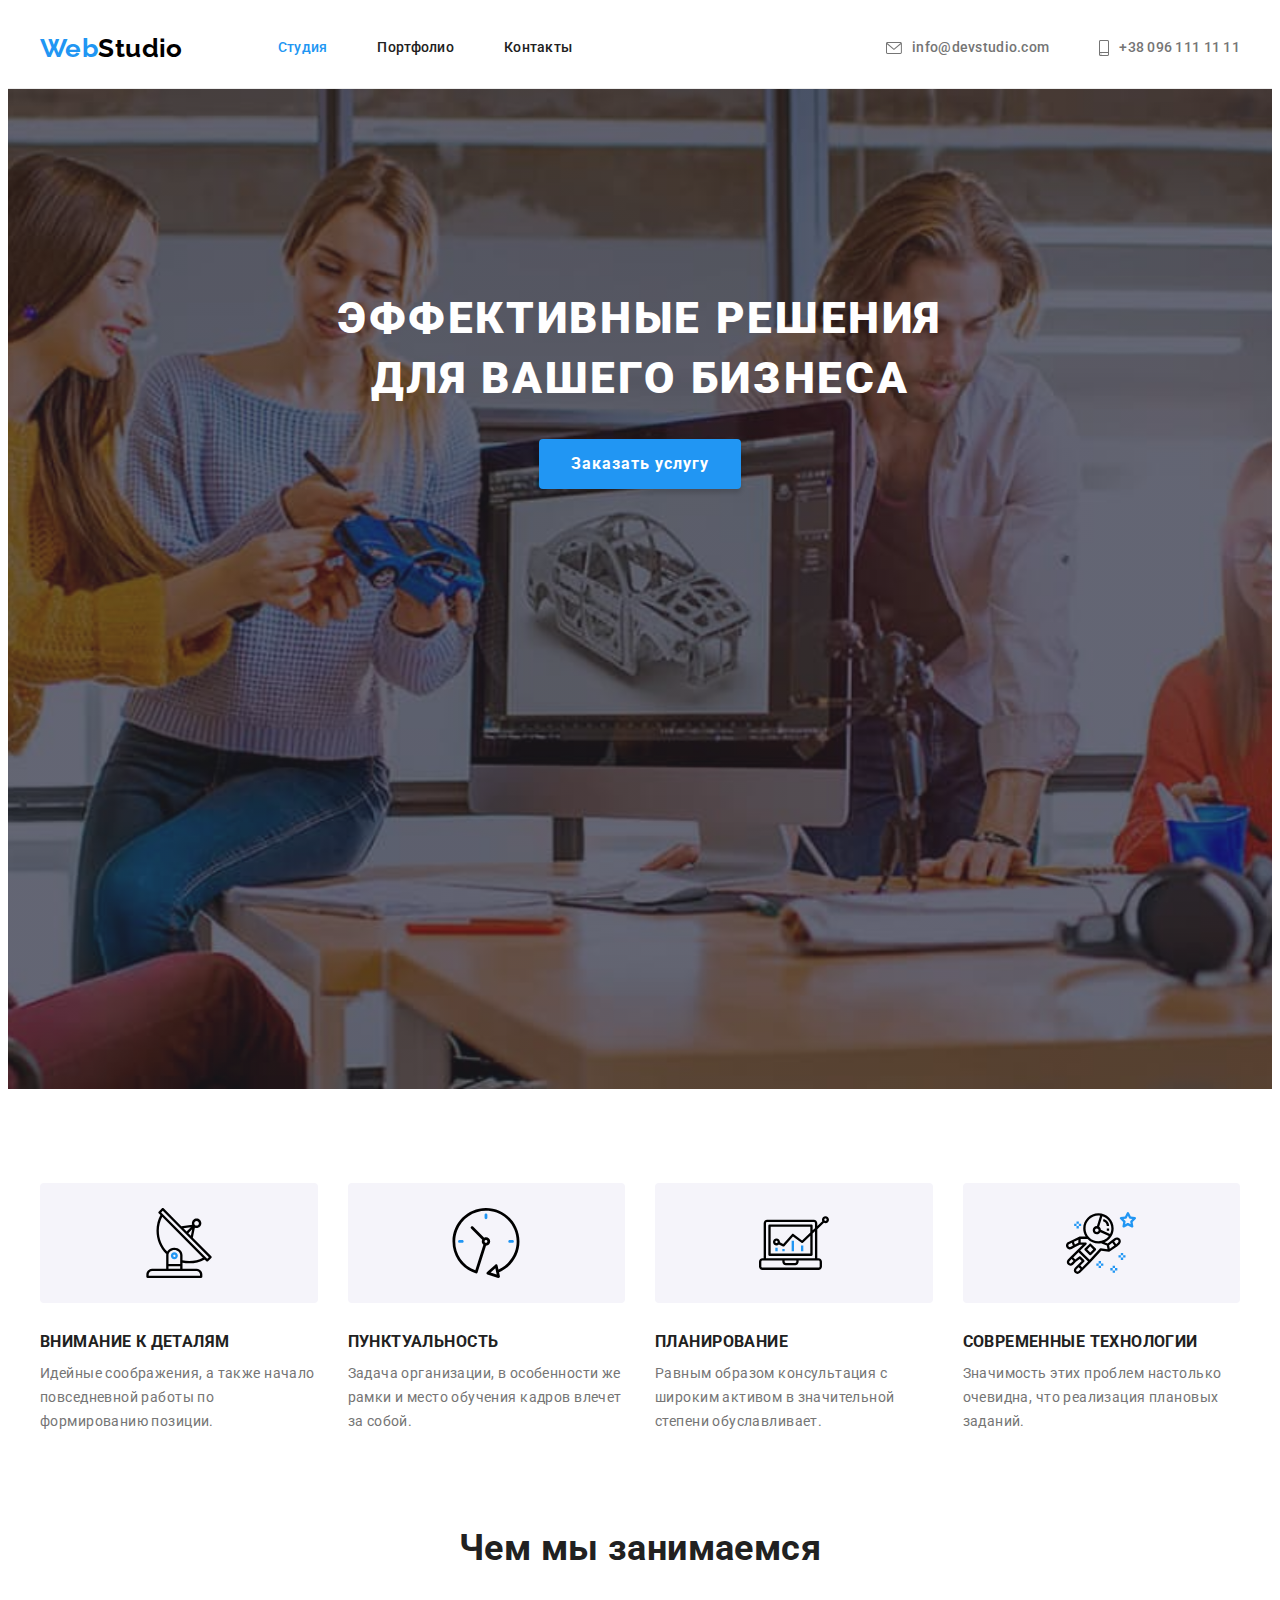
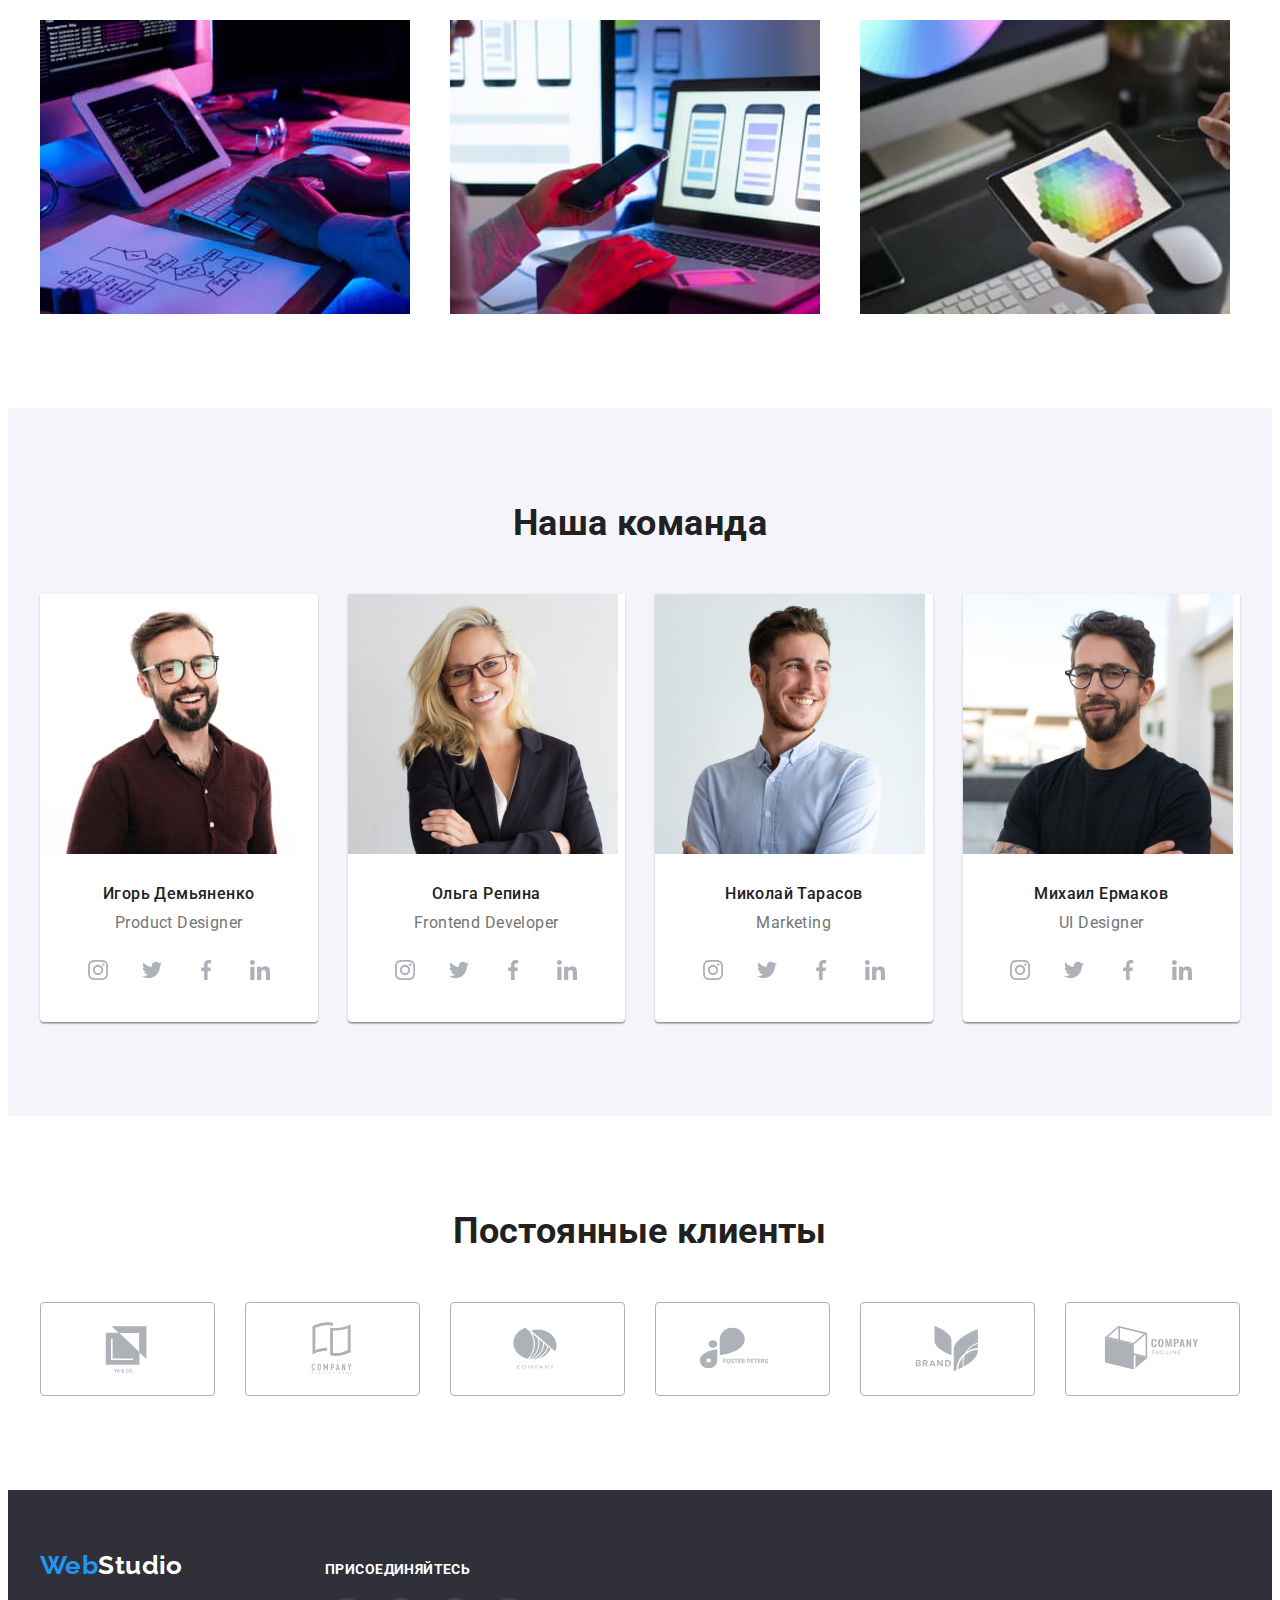
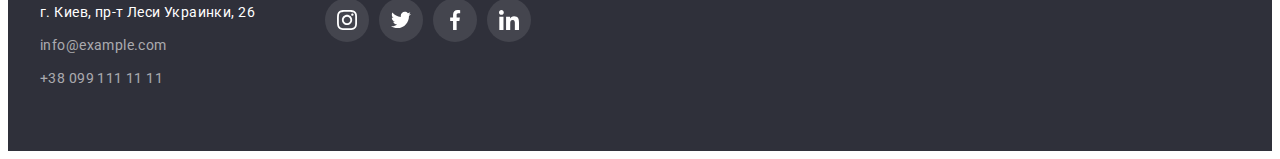
<file: index.html>
<!DOCTYPE html>
<html lang="ru">
  <head>
    <meta http-equiv="X-UA-Compatible" content="IE=edge" />
    <meta name="viewport" content="width=device-width, initial-scale=1.0" />
    <meta charset="UTF-8" />
    <title>Студия</title>
    <link rel="preconnect" href="https://fonts.googleapis.com" />
    <link rel="preconnect" href="https://fonts.gstatic.com" crossorigin />
    <link
      href="https://fonts.googleapis.com/css2?family=Raleway:wght@700&family=Roboto:wght@400;500;700;900&display=swap"
      rel="stylesheet"
    />
    <link
      rel="stylesheet"
      href="https://cdnjs.cloudflare.com/ajax/libs/modern-normalize/1.1.0/modern-normalize.min.css"
      integrity="sha512-wpPYUAdjBVSE4KJnH1VR1HeZfpl1ub8YT/NKx4PuQ5NmX2tKuGu6U/JRp5y+Y8XG2tV+wKQpNHVUX03MfMFn9Q=="
      crossorigin="anonymous"
      referrerpolicy="no-referrer"
    />
    <link rel="stylesheet" href="./css/styles.css" />
  </head>

  <body>
    <header class="header">
      <div class="container header-container">
        <nav class="header-navigation">
          <a class="header-logo link" href="./index.html"
            >Web<span class="header-logo-black">Studio</span></a
          >
          <ul class="header-list list">
            <li class="header-item">
              <a class="header-link link current" href="">Студия</a>
            </li>
            <li class="header-item">
              <a class="header-link link" href="./portfolio.html">Портфолио</a>
            </li>
            <li class="header-item">
              <a class="header-link link" href="">Контакты</a>
            </li>
          </ul>
        </nav>

        <ul class="header-contacts-list list">
          <li class="header-contacts-item">
            <a
              class="header-contacts-link link"
              href="mailto:info@devstudio.com"
            >
              <svg class="header-icon-envelope" width="16" height="12">
                <use href="./images/icons.svg#envelope"></use>
              </svg>
              info@devstudio.com</a
            >
          </li>
          <li class="header-contacts-item">
            <a class="header-contacts-link link" href="tel:+380961111111">
              <svg class="header-icon-smartphone" width="10" height="16">
                <use href="./images/icons.svg#smartphone"></use>
              </svg>
              +38 096 111 11 11</a
            >
          </li>
        </ul>
      </div>
    </header>

    <main>
      <section class="hero">
        <div class="container hero-container">
          <h1 class="hero-title">Эффективные решения для вашего бизнеса</h1>
          <button class="hero-primary-btn btn" type="button">
            Заказать услугу
          </button>
        </div>
      </section>

      <section class="preference section">
        <h2 class="visually-hidden">Наши преимущества</h2>

        <div class="container">
          <ul class="preference-list list">
            <li class="preference-item">
              <div class="preference-icon">
                <svg class="preference-icon-svg">
                  <use href="./images/icons.svg#antenna"></use>
                </svg>
              </div>
              <h3 class="preference-title">Внимание к деталям</h3>
              <p class="preference-text">
                Идейные соображения, а также начало повседневной работы по
                формированию позиции.
              </p>
            </li>
            <li class="preference-item">
              <div class="preference-icon">
                <svg class="preference-icon-svg">
                  <use href="./images/icons.svg#clock"></use>
                </svg>
              </div>
              <h3 class="preference-title">Пунктуальность</h3>
              <p class="preference-text">
                Задача организации, в особенности же рамки и место обучения
                кадров влечет за собой.
              </p>
            </li>
            <li class="preference-item">
              <div class="preference-icon">
                <svg class="preference-icon-svg">
                  <use href="./images/icons.svg#diagram"></use>
                </svg>
              </div>
              <h3 class="preference-title">Планирование</h3>
              <p class="preference-text">
                Равным образом консультация с широким активом в значительной
                степени обуславливает.
              </p>
            </li>
            <li class="preference-item">
              <div class="preference-icon">
                <svg class="preference-icon-svg">
                  <use href="./images/icons.svg#astronaut"></use>
                </svg>
              </div>
              <h3 class="preference-title">Современные технологии</h3>
              <p class="preference-text">
                Значимость этих проблем настолько очевидна, что реализация
                плановых заданий.
              </p>
            </li>
          </ul>
        </div>
      </section>

      <section class="about section">
        <div class="container">
          <h2 class="about-title section-title">Чем мы занимаемся</h2>

          <ul class="about-list list">
            <li class="about-item">
              <img
                src="./images/box-1.jpg"
                alt="ПО для компьютера"
                height="294"
                width="370"
              />
            </li>
            <li class="about-item">
              <img
                src="./images/box-2.jpg"
                alt="ПО для телефона"
                height="294"
                width="370"
              />
            </li>
            <li class="about-item">
              <img
                src="./images/box-3.jpg"
                alt="ПО для планшета"
                height="294"
                width="370"
              />
            </li>
          </ul>
        </div>
      </section>

      <section class="team section">
        <div class="container">
          <h2 class="team-title section-title">Наша команда</h2>

          <ul class="team-list list">
            <li class="team-item">
              <img
                src="./images/product-designer.jpg"
                alt="Игорь Демьяненко"
                height="260"
                width="270"
              />
              <div class="team-item-bottom">
                <h3 class="team-item-title">Игорь Демьяненко</h3>
                <p class="team-text-profession" lang="en">Product Designer</p>

                <ul class="team-item-list social-list list">
                  <li class="social-item">
                    <a href="" class="social-link link">
                      <svg class="social-icon" width="20" height="20">
                        <use href="./images/icons.svg#instagram"></use>
                      </svg>
                    </a>
                  </li>
                  <li class="social-item">
                    <a href="" class="social-link link">
                      <svg class="social-icon" width="20" height="20">
                        <use href="./images/icons.svg#twitter"></use>
                      </svg>
                    </a>
                  </li>
                  <li class="social-item">
                    <a href="" class="social-link link">
                      <svg class="social-icon" width="20" height="20">
                        <use href="./images/icons.svg#facebook"></use>
                      </svg>
                    </a>
                  </li>
                  <li class="social-item">
                    <a href="" class="social-link link">
                      <svg class="social-icon" width="20" height="20">
                        <use href="./images/icons.svg#linkedin"></use>
                      </svg>
                    </a>
                  </li>
                </ul>
              </div>
            </li>
            <li class="team-item">
              <img
                src="./images/frontend-developer.jpg"
                alt="Ольга Репина<"
                height="260"
                width="270"
              />
              <div class="team-item-bottom">
                <h3 class="team-item-title">Ольга Репина</h3>
                <p class="team-text-profession" lang="en">Frontend Developer</p>
                <ul class="team-item-list social-list list">
                  <li class="social-item">
                    <a href="" class="social-link link">
                      <svg class="social-icon" width="20" height="20">
                        <use href="./images/icons.svg#instagram"></use>
                      </svg>
                    </a>
                  </li>
                  <li class="social-item">
                    <a href="" class="social-link link">
                      <svg class="social-icon" width="20" height="20">
                        <use href="./images/icons.svg#twitter"></use>
                      </svg>
                    </a>
                  </li>
                  <li class="social-item">
                    <a href="" class="social-link link">
                      <svg class="social-icon" width="20" height="20">
                        <use href="./images/icons.svg#facebook"></use>
                      </svg>
                    </a>
                  </li>
                  <li class="social-item">
                    <a href="" class="social-link link">
                      <svg class="social-icon" width="20" height="20">
                        <use href="./images/icons.svg#linkedin"></use>
                      </svg>
                    </a>
                  </li>
                </ul>
              </div>
            </li>
            <li class="team-item">
              <img
                src="./images/marketing.jpg"
                alt="Николай Тарасов"
                height="260"
                width="270"
              />
              <div class="team-item-bottom">
                <h3 class="team-item-title">Николай Тарасов</h3>
                <p class="team-text-profession" lang="en">Marketing</p>
                <ul class="team-item-list social-list list">
                  <li class="social-item">
                    <a href="" class="social-link link">
                      <svg class="social-icon" width="20" height="20">
                        <use href="./images/icons.svg#instagram"></use>
                      </svg>
                    </a>
                  </li>
                  <li class="social-item">
                    <a href="" class="social-link link">
                      <svg class="social-icon" width="20" height="20">
                        <use href="./images/icons.svg#twitter"></use>
                      </svg>
                    </a>
                  </li>
                  <li class="social-item">
                    <a href="" class="social-link link">
                      <svg class="social-icon" width="20" height="20">
                        <use href="./images/icons.svg#facebook"></use>
                      </svg>
                    </a>
                  </li>
                  <li class="social-item">
                    <a href="" class="social-link link">
                      <svg class="social-icon" width="20" height="20">
                        <use href="./images/icons.svg#linkedin"></use>
                      </svg>
                    </a>
                  </li>
                </ul>
              </div>
            </li>
            <li class="team-item">
              <img
                src="./images/ui-designer.jpg"
                alt="Михаил Ермаков"
                height="260"
                width="270"
              />
              <div class="team-item-bottom">
                <h3 class="team-item-title">Михаил Ермаков</h3>
                <p class="team-text-profession" lang="en">UI Designer</p>
                <ul class="team-item-list social-list list">
                  <li class="social-item">
                    <a href="" class="social-link link">
                      <svg class="social-icon" width="20" height="20">
                        <use href="./images/icons.svg#instagram"></use>
                      </svg>
                    </a>
                  </li>
                  <li class="social-item">
                    <a href="" class="social-link link">
                      <svg class="social-icon" width="20" height="20">
                        <use href="./images/icons.svg#twitter"></use>
                      </svg>
                    </a>
                  </li>
                  <li class="social-item">
                    <a href="" class="social-link link">
                      <svg class="social-icon" width="20" height="20">
                        <use href="./images/icons.svg#facebook"></use>
                      </svg>
                    </a>
                  </li>
                  <li class="social-item">
                    <a href="" class="social-link link">
                      <svg class="social-icon" width="20" height="20">
                        <use href="./images/icons.svg#linkedin"></use>
                      </svg>
                    </a>
                  </li>
                </ul>
              </div>
            </li>
          </ul>
        </div>
      </section>

      <section class="clients section">
        <div class="container">
          <h2 class="clients-title section-title">Постоянные клиенты</h2>
          <ul class="clients-list list">
            <li class="clients-item">
              <a href="" class="clients-link link">
                <svg class="clients-icon" width="106" height="60">
                  <use
                    href="./images/icons.svg#Logo-6"
                    class="clients-svg-item"
                  ></use>
                </svg>
              </a>
            </li>
            <li class="clients-item">
              <a href="" class="clients-link link">
                <svg class="clients-icon" width="106" height="60">
                  <use
                    href="./images/icons.svg#Logo-1"
                    class="clients-svg-item"
                  ></use>
                </svg>
              </a>
            </li>
            <li class="clients-item">
              <a href="" class="clients-link link">
                <svg class="clients-icon" width="106" height="60">
                  <use
                    href="./images/icons.svg#Logo-2"
                    class="clients-svg-item"
                  ></use>
                </svg>
              </a>
            </li>
            <li class="clients-item">
              <a href="" class="clients-link link">
                <svg class="clients-icon" width="106" height="60">
                  <use
                    href="./images/icons.svg#Logo-3"
                    class="clients-svg-item"
                  ></use>
                </svg>
              </a>
            </li>
            <li class="clients-item">
              <a href="" class="clients-link link">
                <svg class="clients-icon" width="106" height="60">
                  <use
                    href="./images/icons.svg#Logo-4"
                    class="clients-svg-item"
                  ></use>
                </svg>
              </a>
            </li>
            <li class="clients-item">
              <a href="" class="clients-link link">
                <svg class="clients-icon" width="106" height="60">
                  <use
                    href="./images/icons.svg#Logo-5"
                    class="clients-svg-item"
                  ></use>
                </svg>
              </a>
            </li>
          </ul>
        </div>
      </section>
    </main>

    <footer class="footer">
      <div class="footer-contacts container">
        <div>
          <a class="footer-logo link" href="./index.html"
            >Web<span class="footer-logo-white">Studio</span></a
          >

          <address class="footer-address">
            <ul class="footer-list list">
              <li class="footer-item">
                <a
                  class="footer-address-link link"
                  href=""
                  target="_blank"
                  rel="noopener noreferrer"
                  >г. Киев, пр-т Леси Украинки, 26</a
                >
              </li>
              <li class="footer-item">
                <a
                  class="footer-contacts-link link"
                  href="mailto:info@example.com"
                  >info@example.com</a
                >
              </li>
              <li class="footer-item">
                <a class="footer-contacts-link link" href="tel:+380991111111"
                  >+38 099 111 11 11
                </a>
              </li>
            </ul>
          </address>
        </div>

        <div class="footer-social">
          <h3 class="footer-social-title">Присоединяйтесь</h3>

          <ul class="footer-social-list list">
            <li class="footer-social-item">
              <a href="" class="footer-social-link link">
                <svg class="footer-social-icon" width="20" height="20">
                  <use href="./images/icons.svg#instagram"></use>
                </svg>
              </a>
            </li>
            <li class="footer-social-item">
              <a href="" class="footer-social-link link">
                <svg class="footer-social-icon" width="20" height="20">
                  <use href="./images/icons.svg#twitter"></use>
                </svg>
              </a>
            </li>
            <li class="footer-social-item">
              <a href="" class="footer-social-link link">
                <svg class="footer-social-icon" width="20" height="20">
                  <use href="./images/icons.svg#facebook"></use>
                </svg>
              </a>
            </li>
            <li class="footer-social-item">
              <a href="" class="footer-social-link link">
                <svg class="footer-social-icon" width="20" height="20">
                  <use href="./images/icons.svg#linkedin"></use>
                </svg>
              </a>
            </li>
          </ul>
        </div>
      </div>
    </footer>
  </body>
</html>
</file>
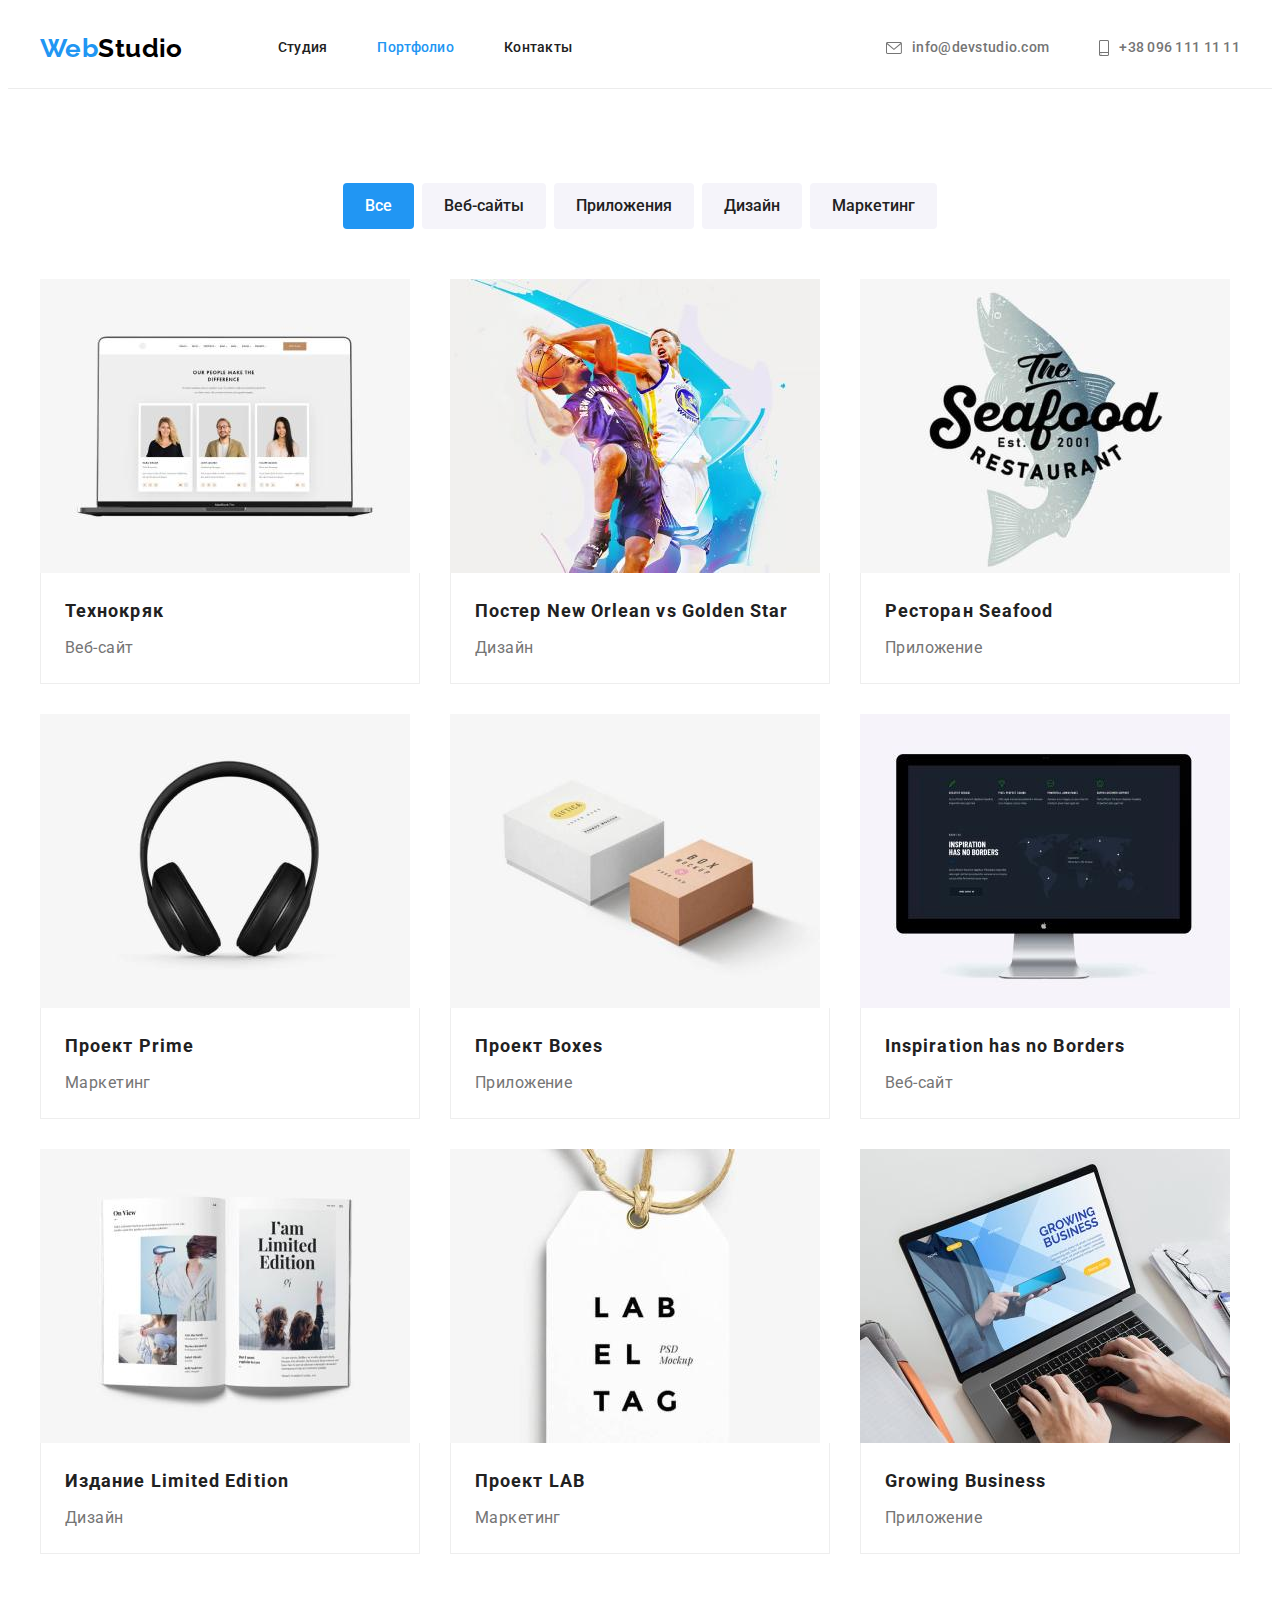
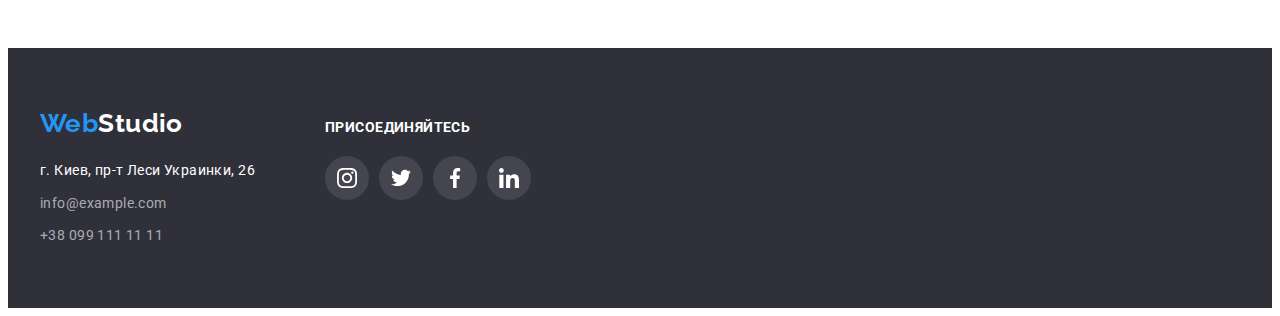
<file: portfolio.html>
<!DOCTYPE html>
<html lang="ru">
  <head>
    <meta http-equiv="X-UA-Compatible" content="IE=edge" />
    <meta name="viewport" content="width=device-width, initial-scale=1.0" />
    <meta charset="UTF-8" />
    <title>Портфолио</title>
    <link rel="preconnect" href="https://fonts.googleapis.com" />
    <link rel="preconnect" href="https://fonts.gstatic.com" crossorigin />
    <link
      href="https://fonts.googleapis.com/css2?family=Raleway:wght@700&family=Roboto:wght@400;500;700;900&display=swap"
      rel="stylesheet"
    />
    <link
      rel="stylesheet"
      href="https://cdnjs.cloudflare.com/ajax/libs/modern-normalize/1.1.0/modern-normalize.min.css"
      integrity="sha512-wpPYUAdjBVSE4KJnH1VR1HeZfpl1ub8YT/NKx4PuQ5NmX2tKuGu6U/JRp5y+Y8XG2tV+wKQpNHVUX03MfMFn9Q=="
      crossorigin="anonymous"
      referrerpolicy="no-referrer"
    />
    <link rel="stylesheet" href="css/styles.css" />
  </head>

  <body>
    <header class="header">
      <div class="container header-container">
        <nav class="header-navigation">
          <a class="header-logo link" href="./index.html"
            >Web<span class="header-logo-black">Studio</span></a
          >
          <ul class="header-list list">
            <li class="header-item">
              <a class="header-link link" href="./index.html">Студия</a>
            </li>
            <li class="header-item">
              <a class="header-link link current" href="./portfolio.html"
                >Портфолио</a
              >
            </li>
            <li class="header-item">
              <a class="header-link link" href="">Контакты</a>
            </li>
          </ul>
        </nav>

        <ul class="header-contacts-list list">
          <li class="header-contacts-item">
            <a
              class="header-contacts-link link"
              href="mailto:info@devstudio.com"
            >
              <svg class="header-icon-envelope" width="16" height="12">
                <use href="./images/icons.svg#envelope"></use>
              </svg>
              info@devstudio.com</a
            >
          </li>
          <li class="header-contacts-item">
            <a class="header-contacts-link link" href="tel:+380961111111">
              <svg class="header-icon-smartphone" width="10" height="16">
                <use href="./images/icons.svg#smartphone"></use>
              </svg>
              +38 096 111 11 11</a
            >
          </li>
        </ul>
      </div>
    </header>

    <main>
      <section class="projects section">
        <div class="container">
          <h1 class="visually-hidden">Портфолио Студии</h1>

          <h2 class="visually-hidden">Реализованные проекты</h2>

          <ul class="projects-btn-list list">
            <li class="projects-btn-item">
              <button class="projects-btn btn current" type="button">
                Все
              </button>
            </li>
            <li class="projects-btn-item">
              <button class="projects-btn btn" type="button">Веб-сайты</button>
            </li>
            <li class="projects-btn-item">
              <button class="projects-btn btn" type="button">Приложения</button>
            </li>
            <li class="projects-btn-item">
              <button class="projects-btn btn" type="button">Дизайн</button>
            </li>
            <li class="projects-btn-item">
              <button class="projects-btn btn" type="button">Маркетинг</button>
            </li>
          </ul>

          <ul class="projects-page-list list">
            <li class="projects-page-item">
              <a
                class="projects-page-link link"
                href=""
                target="_blank"
                rel="nofollow noopener noreferrer"
              >
                <img
                  src="./images/1-website-technocrack.jpg"
                  alt="Веб-сайт Технокряк"
                  width="370"
                  height="294"
                />
                <div class="projects-item-bottom">
                  <h3 class="projects-page-title">Технокряк</h3>
                  <p class="projects-page-text">Веб-сайт</p>
                </div>
              </a>
            </li>
            <li class="projects-page-item">
              <a
                class="projects-page-link link"
                href=""
                target="_blank"
                rel="nofollow noopener noreferrer"
              >
                <img
                  src="./images/2-design-poster.jpg"
                  alt="Дизайн постера"
                  width="370"
                  height="294"
                />
                <div class="projects-item-bottom">
                  <h3 class="projects-page-title">
                    Постер
                    <span lang="en">New Orlean vs Golden Star</span>
                  </h3>
                  <p class="projects-page-text">Дизайн</p>
                </div>
              </a>
            </li>
            <li class="projects-page-item">
              <a
                class="projects-page-link link"
                href=""
                target="_blank"
                rel="nofollow noopener noreferrer"
              >
                <img
                  src="./images/3-app-restaurant.jpg"
                  alt="Приложение ресторана"
                  width="370"
                  height="294"
                />
                <div class="projects-item-bottom">
                  <h3 class="projects-page-title">
                    Ресторан
                    <span lang="en">Seafood</span>
                  </h3>
                  <p class="projects-page-text">Приложение</p>
                </div>
              </a>
            </li>
            <li class="projects-page-item">
              <a
                class="projects-page-link link"
                href=""
                target="_blank"
                rel="nofollow noopener noreferrer"
              >
                <img
                  src="./images/4-marketing-project-prime.jpg"
                  alt="Маркетинг пректа"
                  width="370"
                  height="294"
                />
                <div class="projects-item-bottom">
                  <h3 class="projects-page-title">
                    Проект
                    <span lang="en">Prime</span>
                  </h3>
                  <p class="projects-page-text">Маркетинг</p>
                </div>
              </a>
            </li>
            <li class="projects-page-item">
              <a
                class="projects-page-link link"
                href=""
                target="_blank"
                rel="nofollow noopener noreferrer"
              >
                <img
                  src="./images/5-app-project-boxes.jpg"
                  alt="Приложение проекта"
                  width="370"
                  height="294"
                />
                <div class="projects-item-bottom">
                  <h3 class="projects-page-title">
                    Проект
                    <span lang="en">Boxes</span>
                  </h3>
                  <p class="projects-page-text">Приложение</p>
                </div>
              </a>
            </li>
            <li class="projects-page-item">
              <a
                class="projects-page-link link"
                href=""
                target="_blank"
                rel="nofollow noopener noreferrer"
              >
                <img
                  src="./images/6-website-inspiration.jpg"
                  alt="Веб-сайт Натхнення"
                  width="370"
                  height="294"
                />
                <div class="projects-item-bottom">
                  <h3 class="projects-page-title" lang="en">
                    Inspiration has no Borders
                  </h3>
                  <p class="projects-page-text">Веб-сайт</p>
                </div>
              </a>
            </li>
            <li class="projects-page-item">
              <a
                class="projects-page-link link"
                href=""
                target="_blank"
                rel="nofollow noopener noreferrer"
              >
                <img
                  src="./images/7-design-editions.jpg"
                  alt="Дизайн Издания"
                  width="370"
                  height="294"
                />
                <div class="projects-item-bottom">
                  <h3 class="projects-page-title">
                    Издание
                    <span lang="en">Limited Edition</span>
                  </h3>
                  <p class="projects-page-text">Дизайн</p>
                </div>
              </a>
            </li>
            <li class="projects-page-item">
              <a
                class="projects-page-link link"
                href=""
                target="_blank"
                rel="nofollow noopener noreferrer"
              >
                <img
                  src="./images/8-marketing-project-lab.jpg"
                  alt="Маркетинг проекта"
                  width="370"
                  height="294"
                />
                <div class="projects-item-bottom">
                  <h3 class="projects-page-title">
                    Проект
                    <span lang="en">LAB</span>
                  </h3>
                  <p class="projects-page-text">Маркетинг</p>
                </div>
              </a>
            </li>
            <li class="projects-page-item">
              <a
                class="projects-page-link link"
                href=""
                target="_blank"
                rel="nofollow noopener noreferrer"
              >
                <img
                  src="./images/9-app-growing-business.jpg"
                  alt="Приложение для роста бизнеса"
                  width="370"
                  height="294"
                />
                <div class="projects-item-bottom">
                  <h3 class="projects-page-title" lang="en">
                    Growing Business
                  </h3>
                  <p class="projects-page-text">Приложение</p>
                </div>
              </a>
            </li>
          </ul>
        </div>
      </section>
    </main>

    <footer class="footer">
      <div class="footer-contacts container">
        <div>
          <a class="footer-logo link" href="./index.html"
            >Web<span class="footer-logo-white">Studio</span></a
          >

          <address class="footer-address">
            <ul class="footer-list list">
              <li class="footer-item">
                <a
                  class="footer-address-link link"
                  href=""
                  target="_blank"
                  rel="noopener noreferrer"
                  >г. Киев, пр-т Леси Украинки, 26</a
                >
              </li>
              <li class="footer-item">
                <a
                  class="footer-contacts-link link"
                  href="mailto:info@example.com"
                  >info@example.com</a
                >
              </li>
              <li class="footer-item">
                <a class="footer-contacts-link link" href="tel:+380991111111"
                  >+38 099 111 11 11
                </a>
              </li>
            </ul>
          </address>
        </div>

        <div class="footer-social">
          <h3 class="footer-social-title">Присоединяйтесь</h3>

          <ul class="footer-social-list list">
            <li class="footer-social-item">
              <a href="" class="footer-social-link link">
                <svg class="footer-social-icon" width="20" height="20">
                  <use href="./images/icons.svg#instagram"></use>
                </svg>
              </a>
            </li>
            <li class="footer-social-item">
              <a href="" class="footer-social-link link">
                <svg class="footer-social-icon" width="20" height="20">
                  <use href="./images/icons.svg#twitter"></use>
                </svg>
              </a>
            </li>
            <li class="footer-social-item">
              <a href="" class="footer-social-link link">
                <svg class="footer-social-icon" width="20" height="20">
                  <use href="./images/icons.svg#facebook"></use>
                </svg>
              </a>
            </li>
            <li class="footer-social-item">
              <a href="" class="footer-social-link link">
                <svg class="footer-social-icon" width="20" height="20">
                  <use href="./images/icons.svg#linkedin"></use>
                </svg>
              </a>
            </li>
          </ul>
        </div>
      </div>
    </footer>
  </body>
</html>
</file>
<file: css/styles.css>
:root {
        --primary-title-color: #212121;
        --secondary-title-color: #FFFFFF;
        --primary-text-color: #757575;
        --secondary-text-color: #212121;
        --white-text-color: #FFFFFF;
        --footer-contacts-color: rgba(255, 255, 255, 0.6);
        --accent-color: #2196F3;
        --primary-background-color: #FFFFFF;
        --secondary-background-color: #2F303A;
        --third-background-color:#F5F4FA;
    }

    body {
        font-family: 'Roboto', sans-serif;
        font-size: 14px;
        letter-spacing: 0.03em;
        background-color: var(--primary-background-color);
        color: var(--primary-text-color);
    }

    h1,
    h2,
    h3,
    h4,
    h5,
    h6,
    p {
        margin: 0;
    }

    ul {
        margin: 0;
        padding-left: 0;
    }

    img {
        display: block;
        /*max-width: 100%;*/
    }

    .link {
        text-decoration: none;
    }

    .list {
        list-style: none;
    }

    .visually-hidden {
        position: absolute;
        width: 1px;
        height: 1px;
        margin: -1px;
        padding: 0;
        overflow: hidden;
        border: 0;
        clip: rect(0 0 0 0);
    }

    .container {
        width: 1200px;
        padding: 0 15px;
        margin: 0 auto;
    }

    .btn {
        font-family: inherit;
        font-size: 16px;
        border: none;
        cursor: pointer;
        border-radius: 4px;
    }

    .section-title {
        font-weight: 700;
        font-size: 36px;
        line-height: 1.17;
        text-align: center;
    }

    .section {
        padding-top: 94px;
        padding-bottom: 94px;
    }




    /*--------------------------!* Header *!----------------------------*/

   .header {
       border-bottom: 1px solid #ECECEC;
   }

    .header-container {
        display: flex;
        align-items: center;
    }

    .header-navigation {
        display: flex;
        align-items: center;
    }

    .header-list {
        display: flex;
    }

    .header-item:not(:last-child) {
        margin-right: 50px;
    }

    .header-logo {
        font-family:'Raleway', sans-serif;
        font-weight: 700;
        font-size: 26px;
        line-height: 1.19;
        color: var(--accent-color);
        margin-right: 95px;
    }

    .header-logo-black {
        color: #000000;
    }

    .header-link {
        padding-top: 32px;
        padding-bottom: 32px;
        display: block;

        font-weight: 500;
        line-height: 1.14;
        letter-spacing: 0.02em;
        color: var(--secondary-text-color);
    }

    .header-link:hover,
    .header-link:focus {
        color: var(--accent-color);
    }

    .header-list .link.current {
        color: var(--accent-color);
    }


    .header-contacts-list {
        display: flex;
        align-items: center;
        margin-left: auto;
    }


    .header-contacts-item:not(:last-child) {
        margin-right: 50px;
    }

    .header-icon-envelope {
        margin-right: 10px;
        fill: currentColor;
    }

    .header-icon-smartphone {
        margin-right: 10px;
        fill: currentColor;
    }

    .header-contacts-link {
        display: flex;
        align-items: center;
        padding-top: 32px;
        padding-bottom: 32px;

        font-weight: 500;
        line-height: 1.14;
        letter-spacing: 0.02em;
        color: var(--primary-text-color);
    }

    .header-contacts-link:hover,
    .header-contacts-link:focus {
        color: var(--accent-color);
    }


    /*-------------------------!* Hero *!--------------------------*/

    .hero {
        padding: 200px 0;

        max-width: 1600px;
        height: 600px;
        margin-left: auto;
        margin-right: auto;
        background-image: linear-gradient( rgba(47, 48, 58, 0.4), rgba(47, 48, 58, 0.4)), url(../images/hero-bg.jpg);
        background-repeat: no-repeat;
        background-position: center;
        background-size: cover;

        background-color: var(--secondary-background-color);
    }

    .hero-container {
        display: flex;
        flex-direction: column;
        text-align: center;
        align-items: center;
    }

    .hero-title {
        font-weight: 900;
        font-size: 44px;
        line-height: 1.36;
        letter-spacing: 0.06em;
        text-transform: uppercase;
        color: var(--secondary-title-color);
        margin-bottom: 30px;
        max-width: 700px;
    }

    .hero-primary-btn {
        padding: 10px 32px;
        font-weight: 700;
        line-height: 1.87;
        letter-spacing: 0.06em;
        background-color: var(--accent-color);
        box-shadow: 0 4px 4px rgba(0, 0, 0, 0.15);
        color: var(--white-text-color);

    }


    /*-------------------------!* Preference *!--------------------------*/



    .preference-list {
        display: flex;
        flex-wrap: wrap;
        margin-left: -30px;
        margin-top: -30px;
    }

    /*.preference-icon-svg {*/
    /*}*/

    .preference-item {
        flex-basis: calc(100% / 4 - 30px);
        margin-left: 30px;
        margin-top: 30px;
    }

    .preference-icon {
        display: flex;
        align-items: center;
        justify-content: center;
        height: 120px;
        background-color: var(--third-background-color);
        border-radius: 4px;
        margin-bottom: 30px;
    }

    .preference-icon-svg {
        width: 70px;
        height: 70px;
    }


    .preference-title {
        font-weight: 700;
        line-height: 1.14;
        margin-bottom: 10px;
        text-transform: uppercase;
        color: var(--primary-title-color);
    }

    .preference-text {
        line-height: 1.71;
    }



    /*-------------------------!* About *!--------------------------*/


    .about {
        padding-top: 0;
    }

    .about-title {
        color: var(--primary-title-color);
        margin-bottom: 50px;
    }

    .about-list {
        display: flex;
        flex-wrap: wrap;
        margin-left: -30px;
        margin-top: -30px;
    }

    .about-item {
        flex-basis: calc(100% / 3 - 30px);
        margin-left: 30px;
        margin-top: 30px;
    }



    /*-------------------------!* Team *!--------------------------*/


    .team {
        background-color: var(--third-background-color);
    }

    .team-title {
        margin-bottom: 50px;
        color: var(--primary-title-color);
    }

    .team-list {
        display: flex;
        flex-wrap: wrap;
        margin-left: -30px;
        margin-top: -30px;
    }

    .team-item {
        flex-basis: calc(100% / 4 - 30px);
        background-color: var(--primary-background-color);
        box-shadow: 0 1px 3px rgba(0, 0, 0, 0.12), 0 1px 1px rgba(0, 0, 0, 0.14), 0 2px 1px rgba(0, 0, 0, 0.2);
        border-radius: 0 0 4px 4px;

        margin-left: 30px;
        margin-top: 30px;
    }

    .team-item-bottom {
        padding-top: 30px;
        padding-bottom: 30px;
    }

    .team-item-title {
        font-weight: 500;
        font-size: 16px;
        line-height: 1.19;
        text-align: center;
        color: var(--primary-title-color);
        margin-bottom: 10px;
    }

    .team-text-profession {
        font-size: 16px;
        line-height: 1.19;
        text-align: center;
        margin-bottom: 16px;
    }

    .social-list {
        display: flex;
        justify-content: center;
    }

    .social-item + .social-item {
        margin-left: 10px;
    }


    .social-link {
        width: 44px;
        height: 44px;
        border-radius: 50%;
        background-color: var(--primary-background-color);

        display: flex;
        align-items: center;
        justify-content: center;
    }

    .social-link:hover,
    .social-link:focus {
        background-color: var(--accent-color);
        }

    .social-link:hover .social-icon,
    .social-link:focus .social-icon {
        fill: #ffffff;
    }

        .social-icon {
            fill: #AFB1B8;
        }

    /*-------------------------!* Clients *!--------------------------*/


    .clients-title {
        color: var(--primary-title-color);
        margin-bottom: 50px;
    }

    .clients-list {
        display: flex;
        flex-wrap: wrap;
        margin-left: -30px;
        margin-top: -30px;
    }

    .clients-item {
        flex-basis: calc(100% / 6 - 30px);
        margin-left: 30px;
        margin-top: 30px;
    }

    .clients-link {
        display: flex;
        align-items: center;
        justify-content: center;
        height: 92px;
        border: 1px solid #AFB1B8;
        border-radius: 4px;
    }

    .clients-link:hover,
    .clients-link:focus {
        border: 1px solid var(--accent-color);
        /*background-color: transparent;*/
    }

    .clients-link:hover .clients-icon,
    .clients-link:focus .clients-icon {
        fill: var(--accent-color);
    }

    .clients-icon {
        fill: #AFB1B8;
    }




    /*-------------------------!* Footer *!--------------------------*/


        .footer {
           background-color: var(--secondary-background-color);
            padding-top: 60px;
            padding-bottom: 60px;
        }

        .footer-contacts {
            display: flex;
            align-items: baseline;
        }

        .footer-logo {
            font-family: Raleway, sans-serif;
            font-weight: 700;
            font-size: 26px;
            line-height: 1.19;
            color: var(--accent-color);
            display: block;
            margin-bottom: 20px;
        }


        .footer-logo-white {
            color: var(--white-text-color);
        }

        .footer-address {
            font-style: normal;
        }


        .footer .footer-address-link {
            line-height: 1.71;
            color: var(--white-text-color)
        }

        .footer-address-link:hover, .footer-contacts-link:hover,
        .footer-address-link:focus, .footer-contacts-link:focus {
            color: var(--accent-color);
        }

        .footer-contacts-link {
            line-height: 1.71;
            color: var(--footer-contacts-color)
        }

    .footer-item:not(:last-child) {
        margin-bottom: 9px;
    }


    .footer-social {
        margin-left: 70px;
    }

    .footer-social-title {
        display: block;
        text-align: left;
        margin-bottom: 20px;

        font-weight: 700;
        font-size: 14px;
        line-height: 1.14;
        text-transform: uppercase;
        color: var(--secondary-title-color)
    }

    .footer-social-list {
        display: flex;
        padding: 0;
    }

    .footer-social-item + .footer-social-item {
        margin-left: 10px;
    }

    .footer-social-item {
        width: 44px;
        height: 44px;
    }

    .footer-social-link {
        width: 100%;
        height: 100%;
        border-radius: 50%;
        background-color: rgba(255, 255, 255, 0.1);
        display: flex;
        align-items: center;
        justify-content: center;
    }

    .footer-social-link:hover,
    .footer-social-link:focus {
        background-color: var(--accent-color);
    }

    .footer-social-icon {
        fill: var(--white-text-color);
    }






    /*-------------------------!* Projects *!--------------------------*/

    /*------------!* Projects btn *!------------*/

        .projects-navigation{
            display: flex;
            justify-content: center;
        }

        .projects-btn-list {
            display: flex;
            justify-content: center;
            margin-bottom: 50px;
        }

        .projects-btn-item:not(:last-child) {
            margin-right: 8px;
        }


        .projects-btn {
            padding: 10px 22px;
            font-style: inherit;
            font-weight: 500;
            font-size: 16px;
            line-height: 1.62;
            text-align: center;
            color: var(--secondary-text-color);
            background-color: #F5F4FA;
        }

        .projects-btn:hover,
        .projects-btn:focus {
            color: var(--white-text-color);
            background-color: var(--accent-color);
            box-shadow: 0 3px 1px rgba(0, 0, 0, 0.1), 0 1px 2px rgba(0, 0, 0, 0.08), 0 2px 2px rgba(0, 0, 0, 0.12);
        }

         .projects-btn-list .btn.current {
             color: var(--white-text-color);
             background-color: var(--accent-color);
    }




    /*------------!* Projects page *!------------*/


    .projects-page-list {
        display: flex;
        flex-wrap: wrap;

        margin-left: -30px;
        margin-top: -30px;
    }


    .projects-page-item {
        flex-basis: calc(100% / 3 - 30px);

        margin-left: 30px;
        margin-top: 30px;
    }

    /*.projects-page-item:hover {*/
    /*    box-shadow: 0 1px 1px rgba(0, 0, 0, 0.12), 0 4px 4px rgba(0, 0, 0, 0.06), 1px 4px 6px rgba(0, 0, 0, 0.16);*/
    /*}*/

    .projects-page-link:hover,
    .projects-page-link:focus {
        display: block;
        box-shadow: 0 1px 1px rgba(0, 0, 0, 0.12), 0 4px 4px rgba(0, 0, 0, 0.06), 1px 4px 6px rgba(0, 0, 0, 0.16);
    }


    .projects-item-bottom {
        padding: 20px 24px;
        border: 1px solid #EEEEEE;
        border-top: none;
    }

    .projects-page-title {
        font-weight: 700;
        font-size: 18px;
        line-height: 2;
        letter-spacing: 0.06em;
        color: var(--primary-title-color);
        margin-bottom: 4px;
    }

    .projects-page-text {
        font-size: 16px;
        line-height: 1.87;
        color: var(--primary-text-color);
    }
</file>
